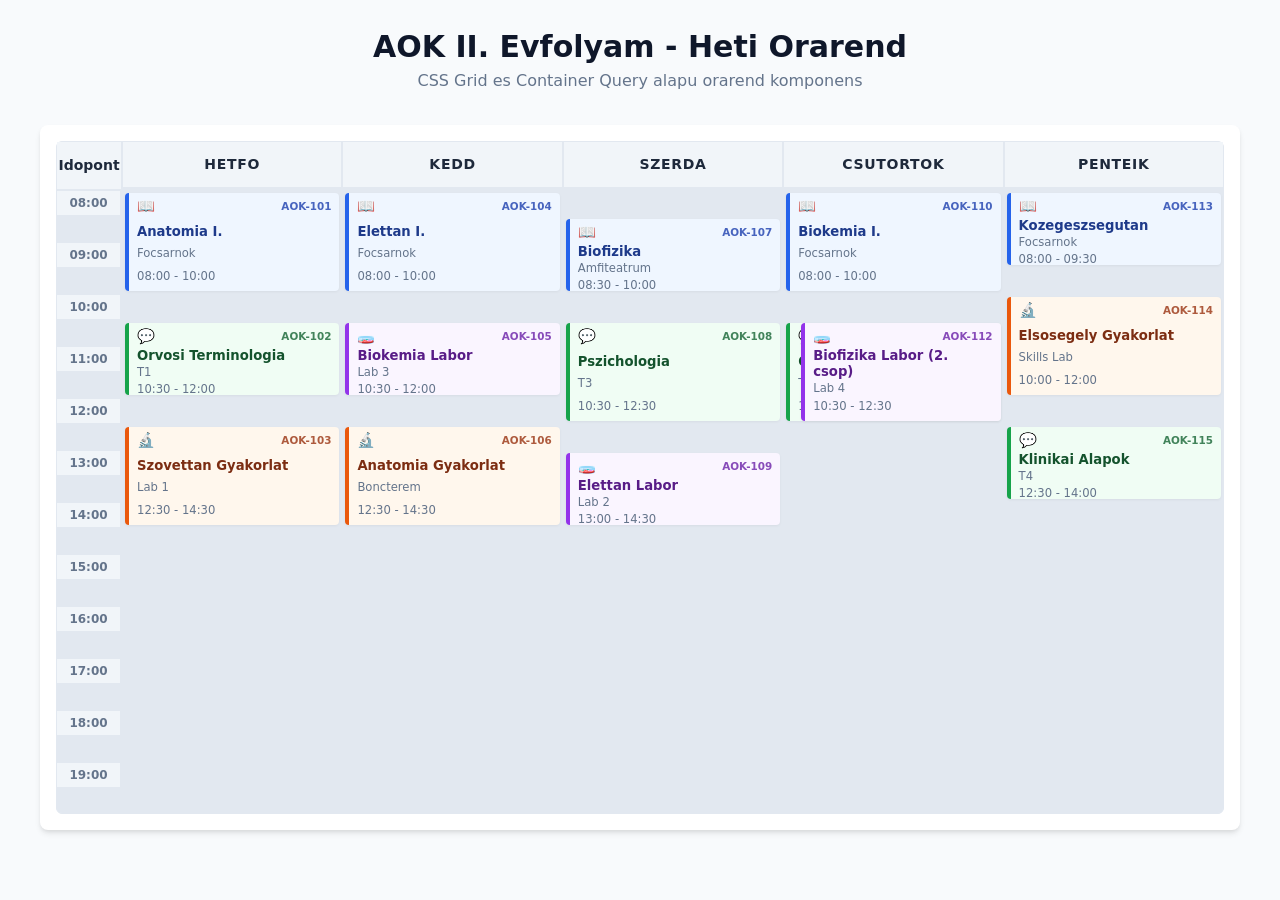
<file: index.html>
<!DOCTYPE html>
<html lang="hu">

<head>
    <meta charset="UTF-8">
    <meta name="viewport" content="width=device-width, initial-scale=1.0">
    <title>AOK II. Evfolyam Orarend</title>
    <link rel="stylesheet" href="grid.css">
    <link rel="stylesheet" href="print.css" media="print">
</head>

<body>

    <header class="fejlec">
        <h1>AOK II. Evfolyam - Heti Orarend</h1>
        <p>CSS Grid es Container Query alapu orarend komponens</p>
    </header>

    <main class="tartalom">
        <!-- Kontener elem a container query-hez -->
        <div class="orarend">
            <div class="racs">

                <!-- Idotengely sarok elem -->
                <div class="fejlec-sarok">Idopont</div>

                <!-- Napok fejlece (oszlopok: 1-5) -->
                <div class="nap-fejlec" style="grid-column: 2;">Hetfo</div>
                <div class="nap-fejlec" style="grid-column: 3;">Kedd</div>
                <div class="nap-fejlec" style="grid-column: 4;">Szerda</div>
                <div class="nap-fejlec" style="grid-column: 5;">Csutortok</div>
                <div class="nap-fejlec" style="grid-column: 6;">Penteik</div>

                <!-- Idotengely (8:00 - 20:00, feloras egysegek: 24 sor) -->
                <div class="ido-cimke" style="grid-row: 2;">08:00</div>
                <div class="ido-cimke" style="grid-row: 4;">09:00</div>
                <div class="ido-cimke" style="grid-row: 6;">10:00</div>
                <div class="ido-cimke" style="grid-row: 8;">11:00</div>
                <div class="ido-cimke" style="grid-row: 10;">12:00</div>
                <div class="ido-cimke" style="grid-row: 12;">13:00</div>
                <div class="ido-cimke" style="grid-row: 14;">14:00</div>
                <div class="ido-cimke" style="grid-row: 16;">15:00</div>
                <div class="ido-cimke" style="grid-row: 18;">16:00</div>
                <div class="ido-cimke" style="grid-row: 20;">17:00</div>
                <div class="ido-cimke" style="grid-row: 22;">18:00</div>
                <div class="ido-cimke" style="grid-row: 24;">19:00</div>

                <!-- Orak CSS valtozokkal es data-tipus attributumokkal -->
                <article class="ora" data-tipus="eloadas" style="--nap: 1; --kezd: 2; --hossz: 3;">
                    <div class="ora-belso">
                        <div class="ora-fejléc">
                            <span class="ora-tipus-ikon">📖</span>
                            <span class="ora-kod">AOK-01</span>
                        </div>
                        <h3 class="ora-cim">Anatomia eloadas</h3>
                        <p class="ora-helyszin">Focsarnok</p>
                        <time class="ora-ido">08:00 - 09:30</time>
                    </div>
                </article>

                <article class="ora" data-tipus="gyakorlat" style="--nap: 2; --kezd: 5; --hossz: 4;">
                    <div class="ora-belso">
                        <div class="ora-fejléc">
                            <span class="ora-tipus-ikon">🔬</span>
                            <span class="ora-kod">AOK-02</span>
                        </div>
                        <h3 class="ora-cim">Elettan gyakorlat</h3>
                        <p class="ora-helyszin">Lab 2</p>
                        <time class="ora-ido">09:30 - 11:30</time>
                    </div>
                </article>

                <!-- Atfedo orak peldaja csutortok 10:00 - 12:00 sávban -->
                <article class="ora atfedo" data-tipus="szeminarium"
                    style="--nap: 4; --kezd: 6; --hossz: 4; --eltolas: 0;">
                    <div class="ora-belso">
                        <div class="ora-fejléc">
                            <span class="ora-tipus-ikon">💬</span>
                            <span class="ora-kod">1. Csoport</span>
                        </div>
                        <h3 class="ora-cim">Orvosi Etika</h3>
                        <p class="ora-helyszin">Terem 101</p>
                        <time class="ora-ido">10:00 - 12:00</time>
                    </div>
                </article>

                <article class="ora atfedo" data-tipus="labor" style="--nap: 4; --kezd: 6; --hossz: 4; --eltolas: 1;">
                    <div class="ora-belso">
                        <div class="ora-fejléc">
                            <span class="ora-tipus-ikon">🧫</span>
                            <span class="ora-kod">2. Csoport</span>
                        </div>
                        <h3 class="ora-cim">Biofizika Labor</h3>
                        <p class="ora-helyszin">Lab 4</p>
                        <time class="ora-ido">10:00 - 12:00</time>
                    </div>
                </article>

            </div>
        </div>
    </main>

    <script src="app.js"></script>
</body>

</html>
</file>
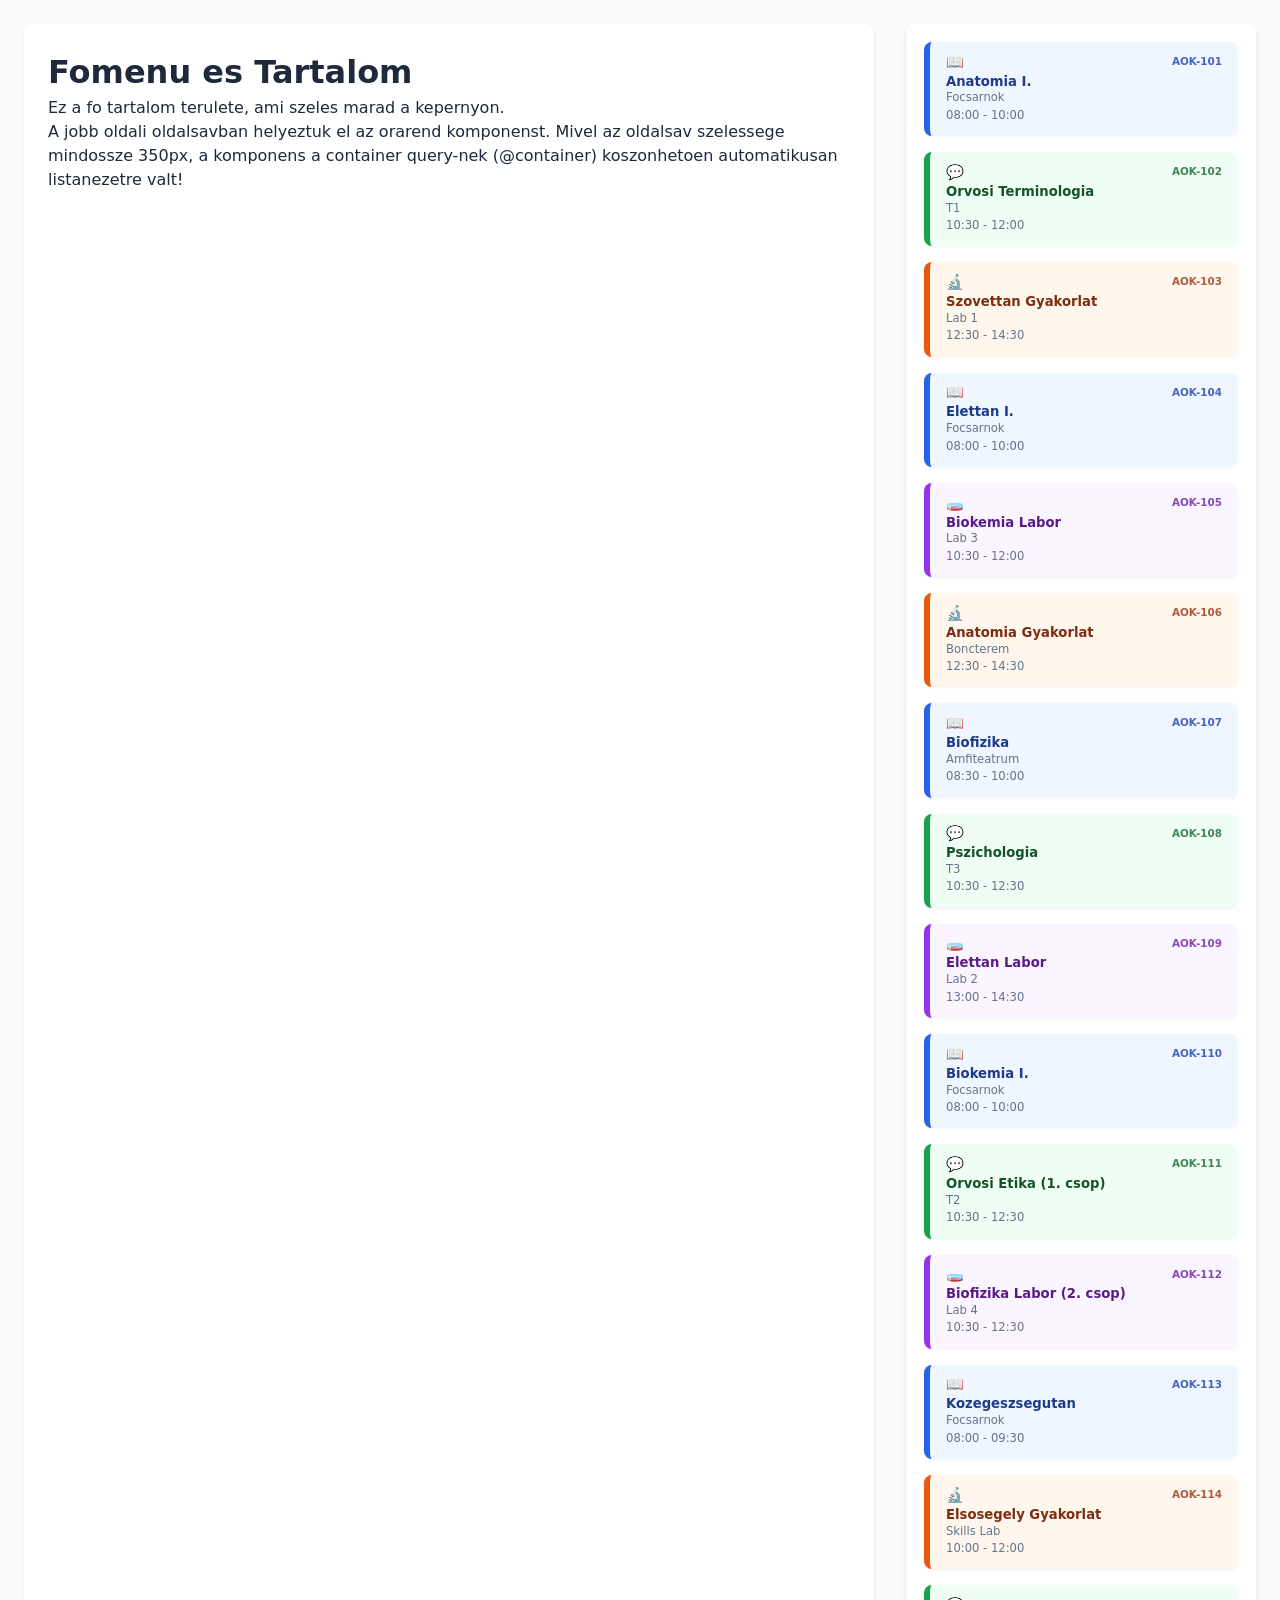
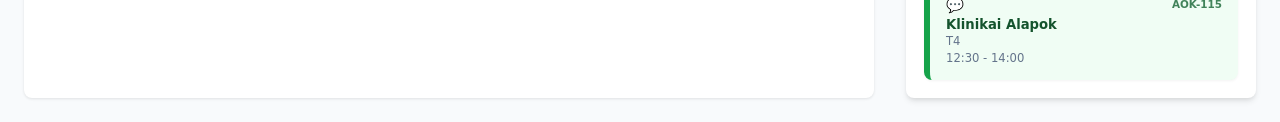
<file: sidebar.html>
<!DOCTYPE html>
<html lang="hu">

<head>
    <meta charset="UTF-8">
    <meta name="viewport" content="width=device-width, initial-scale=1.0">
    <title>Container Query Teszt - Oldalsav Nézet</title>
    <link rel="stylesheet" href="grid.css">
    <style>
        body {
            display: flex;
            gap: 2rem;
            padding: 1.5rem;
        }

        .fomenu {
            flex: 1;
            background: #ffffff;
            padding: 1.5rem;
            border-radius: 8px;
            box-shadow: 0 1px 3px rgba(0, 0, 0, 0.1);
        }

        .oldalsav {
            width: 350px;
            /* Keskeny oldalsav teszteleshez */
            flex-shrink: 0;
        }
    </style>
</head>

<body>

    <main class="fomenu">
        <h1>Fomenu es Tartalom</h1>
        <p>Ez a fo tartalom terulete, ami szeles marad a kepernyon.</p>
        <p>A jobb oldali oldalsavban helyeztuk el az orarend komponenst. Mivel az oldalsav szelessege mindossze 350px, a
            komponens a container query-nek (@container) koszonhetoen automatikusan listanezetre valt!</p>
    </main>

    <aside class="oldalsav">
        <div class="orarend">
            <div class="racs">
                <!-- A JS kód automatikusan betölti ide a JSON adatokat -->
            </div>
        </div>
    </aside>

    <script src="app.js"></script>
</body>

</html>
</file>
<file: grid.css>
/* Alapbeallitasok es CSS valtozok */
:root {
    --bg-color: #f8fafc;
    --card-bg: #ffffff;
    --text-primary: #1e293b;
    --text-secondary: #64748b;
    --border-color: #e2e8f0;
    --grid-line-color: #f1f5f9;

    --radius: 8px;
    --shadow: 0 4px 6px -1px rgba(0, 0, 0, 0.1), 0 2px 4px -1px rgba(0, 0, 0, 0.06);
}

* {
    box-sizing: border-box;
    margin: 0;
    padding: 0;
}

body {
    font-family: system-ui, -apple-system, BlinkMacSystemFont, 'Segoe UI', Roboto, Oxygen, Ubuntu, Cantarell, sans-serif;
    background-color: var(--bg-color);
    color: var(--text-primary);
    line-height: 1.5;
    padding: 1.5rem;
}

.fejlec {
    margin-bottom: 2rem;
    text-align: center;
}

.fejlec h1 {
    font-size: 1.875rem;
    color: #0f172a;
}

.fejlec p {
    color: var(--text-secondary);
}

/* Container Query kontener definicioja */
.orarend {
    container-type: inline-size;
    container-name: orarend-kontener;
    width: 100%;
    max-width: 1200px;
    margin: 0 auto;
    background: var(--card-bg);
    border-radius: var(--radius);
    box-shadow: var(--shadow);
    padding: 1rem;
    overflow-x: auto;
}

/* CSS Grid szerkezet: 1 idotengely oszlop (4rem) + 5 nap oszlop (1fr) */
/* 1 fejlec sor (auto) + 24 feloras idosav sor (1.5rem / sor) */
.racs {
    display: grid;
    grid-template-columns: 4rem repeat(5, minmax(140px, 1fr));
    grid-template-rows: auto repeat(24, 1.5rem);
    gap: 2px;
    background-color: var(--border-color);
    border: 1px solid var(--border-color);
    border-radius: calc(var(--radius) - 2px);
    grid-auto-flow: dense;
}

/* Fejleceke es idotengely stilusai */
.fejlec-sarok,
.nap-fejlec,
.ido-cimke {
    background-color: #f1f5f9;
    display: flex;
    align-items: center;
    justify-content: center;
    font-weight: 600;
    font-size: 0.875rem;
    color: var(--text-primary);
}

.fejlec-sarok {
    grid-column: 1;
    grid-row: 1;
    padding: 0.75rem 0.5rem;
}

.nap-fejlec {
    grid-row: 1;
    padding: 0.75rem 0.5rem;
    text-transform: uppercase;
    letter-spacing: 0.05em;
    border-bottom: 2px solid var(--border-color);
}

.ido-cimke {
    grid-column: 1;
    font-size: 0.75rem;
    color: var(--text-secondary);
    border-right: 1px solid var(--border-color);
    grid-row-end: span 2;
}

/* Orak dinamikus pozicionalasa CSS valtozokbol */
.ora {
    grid-column: calc(var(--nap) + 1);
    grid-row: var(--kezd) / span var(--hossz);
    z-index: 1;
    padding: 2px;
}

.ora-belso {
    height: 100%;
    background-color: #ffffff;
    border-left: 4px solid #3b82f6;
    border-radius: 4px;
    padding: 0.35rem 0.5rem;
    box-shadow: 0 1px 3px rgba(0, 0, 0, 0.05);
    display: flex;
    flex-direction: column;
    justify-content: space-between;
    overflow: hidden;
}

.ora-fejléc {
    display: flex;
    align-items: center;
    justify-content: space-between;
    gap: 0.25rem;
    margin-bottom: 0.25rem;
}

.ora-tipus-ikon {
    font-size: 0.9rem;
    line-height: 1;
}

.ora-kod {
    font-size: 0.65rem;
    font-weight: 700;
    text-transform: uppercase;
    opacity: 0.8;
}

.ora-cim {
    font-size: 0.825rem;
    font-weight: 600;
    line-height: 1.2;
}

.ora-helyszin,
.ora-ido {
    font-size: 0.725rem;
    color: var(--text-secondary);
}

/* Oratipusok egyedi szinei data-tipus alapjan */
.ora[data-tipus="eloadas"] .ora-belso {
    background-color: #eff6ff;
    border-left-color: #2563eb;
    color: #1e40af;
}

.ora[data-tipus="eloadas"] .ora-cim {
    color: #1e3a8a;
}

.ora[data-tipus="szeminarium"] .ora-belso {
    background-color: #f0fdf4;
    border-left-color: #16a34a;
    color: #166534;
}

.ora[data-tipus="szeminarium"] .ora-cim {
    color: #14532d;
}

.ora[data-tipus="gyakorlat"] .ora-belso {
    background-color: #fff7ed;
    border-left-color: #ea580c;
    color: #9a3412;
}

.ora[data-tipus="gyakorlat"] .ora-cim {
    color: #7c2d12;
}

.ora[data-tipus="labor"] .ora-belso {
    background-color: #faf5ff;
    border-left-color: #9333ea;
    color: #6b21a8;
}

.ora[data-tipus="labor"] .ora-cim {
    color: #581c87;
}

/* Atfedo orak vizualis elrendezese */
.ora.atfedo {
    width: calc(100% - (var(--eltolas, 0) * 15px));
    margin-left: calc(var(--eltolas, 0) * 15px);
    z-index: calc(2 + var(--eltolas, 0));
}

.ora.atfedo:hover {
    z-index: 20;
    box-shadow: 0 8px 16px rgba(0, 0, 0, 0.15);
}

/* Container Query: 600px alatti kontener szelesseg eseten lista nezet */
@container orarend-kontener (max-width: 600px) {
    .racs {
        display: flex;
        flex-direction: column;
        gap: 0.75rem;
        background-color: transparent;
        border: none;
    }

    .fejlec-sarok,
    .ido-cimke {
        display: none;
    }

    .nap-fejlec {
        position: sticky;
        top: 0;
        z-index: 10;
        background-color: var(--text-primary);
        color: #ffffff;
        padding: 0.5rem 1rem;
        border-radius: var(--radius);
        text-align: left;
        font-size: 0.9rem;
        margin-top: 0.5rem;
    }

    .ora {
        grid-column: auto !important;
        grid-row: auto !important;
        width: 100% !important;
        margin-left: 0 !important;
    }

    .ora-belso {
        padding: 0.75rem 1rem;
        border-left-width: 6px;
        border-radius: var(--radius);
    }
}

/* "Most" jelzo vonal stilusa */
.most-vonal {
    position: relative;
    height: 2px;
    background-color: #ef4444;
    z-index: 30;
    pointer-events: none;
}

.most-vonal::before {
    content: '';
    position: absolute;
    left: -4px;
    top: -3px;
    width: 8px;
    height: 8px;
    background-color: #ef4444;
    border-radius: 50%;
}
</file>
<file: print.css>
/* Nyomtatasi nezet - Fekvo A4, fekete-feher, mintazatokkal */

@page {
    size: A4 landscape;
    margin: 0.8cm;
}

@media print {
    * {
        -webkit-print-color-adjust: exact !important;
        print-color-adjust: exact !important;
        box-shadow: none !important;
        text-shadow: none !important;
    }

    body {
        background-color: #ffffff !important;
        color: #000000 !important;
        padding: 0 !important;
        font-size: 10pt;
    }

    .fejlec {
        margin-bottom: 0.5rem;
        text-align: left;
    }

    .fejlec h1 {
        font-size: 1.2rem;
        color: #000000;
    }

    .fejlec p {
        font-size: 0.8rem;
        color: #333333;
    }

    .orarend {
        width: 100% !important;
        max-width: 100% !important;
        padding: 0 !important;
        box-shadow: none !important;
        background: transparent !important;
    }

    .racs {
        border: 1.5px solid #000000 !important;
        background-color: #ffffff !important;
        gap: 1px !important;
    }

    .fejlec-sarok,
    .nap-fejlec,
    .ido-cimke {
        background-color: #f0f0f0 !important;
        color: #000000 !important;
        border-color: #000000 !important;
        font-weight: bold;
    }

    /* Ora kartyak fekete-feher kerettel es egyedi mintazattal oratipusonkent */
    .ora-belso {
        background-color: #ffffff !important;
        border: 1.5px solid #000000 !important;
        color: #000000 !important;
        padding: 2px 4px !important;
    }

    .ora-cim {
        font-size: 0.75rem !important;
        color: #000000 !important;
        font-weight: bold !important;
    }

    .ora-helyszin,
    .ora-ido {
        font-size: 0.65rem !important;
        color: #000000 !important;
    }

    /* 1. Eloadas - Dolt csikozas */
    .ora[data-tipus="eloadas"] .ora-belso {
        background: repeating-linear-gradient(45deg,
                #ffffff,
                #ffffff 6px,
                #e0e0e0 6px,
                #e0e0e0 10px) !important;
    }

    /* 2. Szeminarium - Pttyozott mintazat */
    .ora[data-tipus="szeminarium"] .ora-belso {
        background: radial-gradient(#000000 15%, transparent 16%) 0 0 / 6px 6px, #ffffff !important;
    }

    /* 3. Gyakorlat - Vizszintes csikozas */
    .ora[data-tipus="gyakorlat"] .ora-belso {
        background: repeating-linear-gradient(0deg,
                #ffffff,
                #ffffff 4px,
                #d0d0d0 4px,
                #d0d0d0 7px) !important;
    }

    /* 4. Labor - Keresztcsikos / racsos mintazat */
    .ora[data-tipus="labor"] .ora-belso {
        background:
            linear-gradient(90deg, rgba(0, 0, 0, 0.1) 1px, transparent 1px),
            linear-gradient(rgba(0, 0, 0, 0.1) 1px, transparent 1px) !important;
        background-size: 6px 6px !important;
    }
}
</file>
